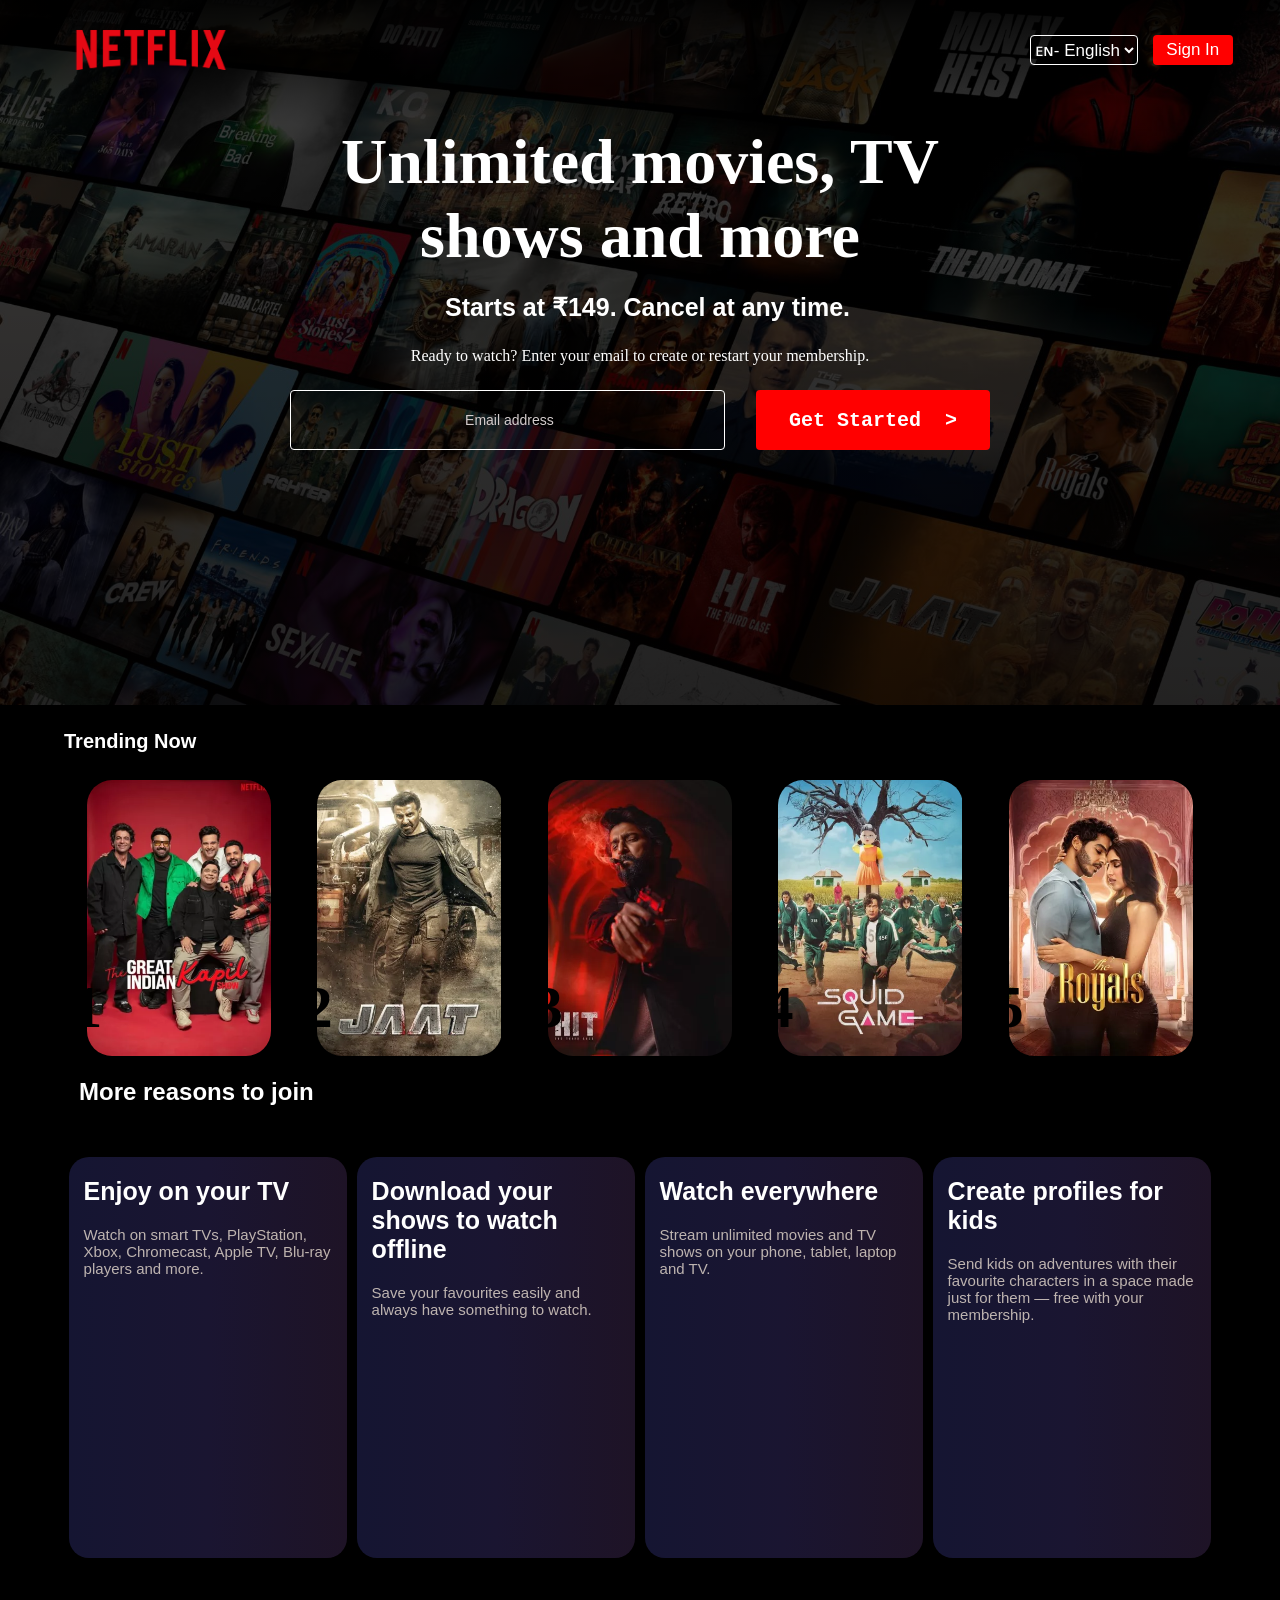
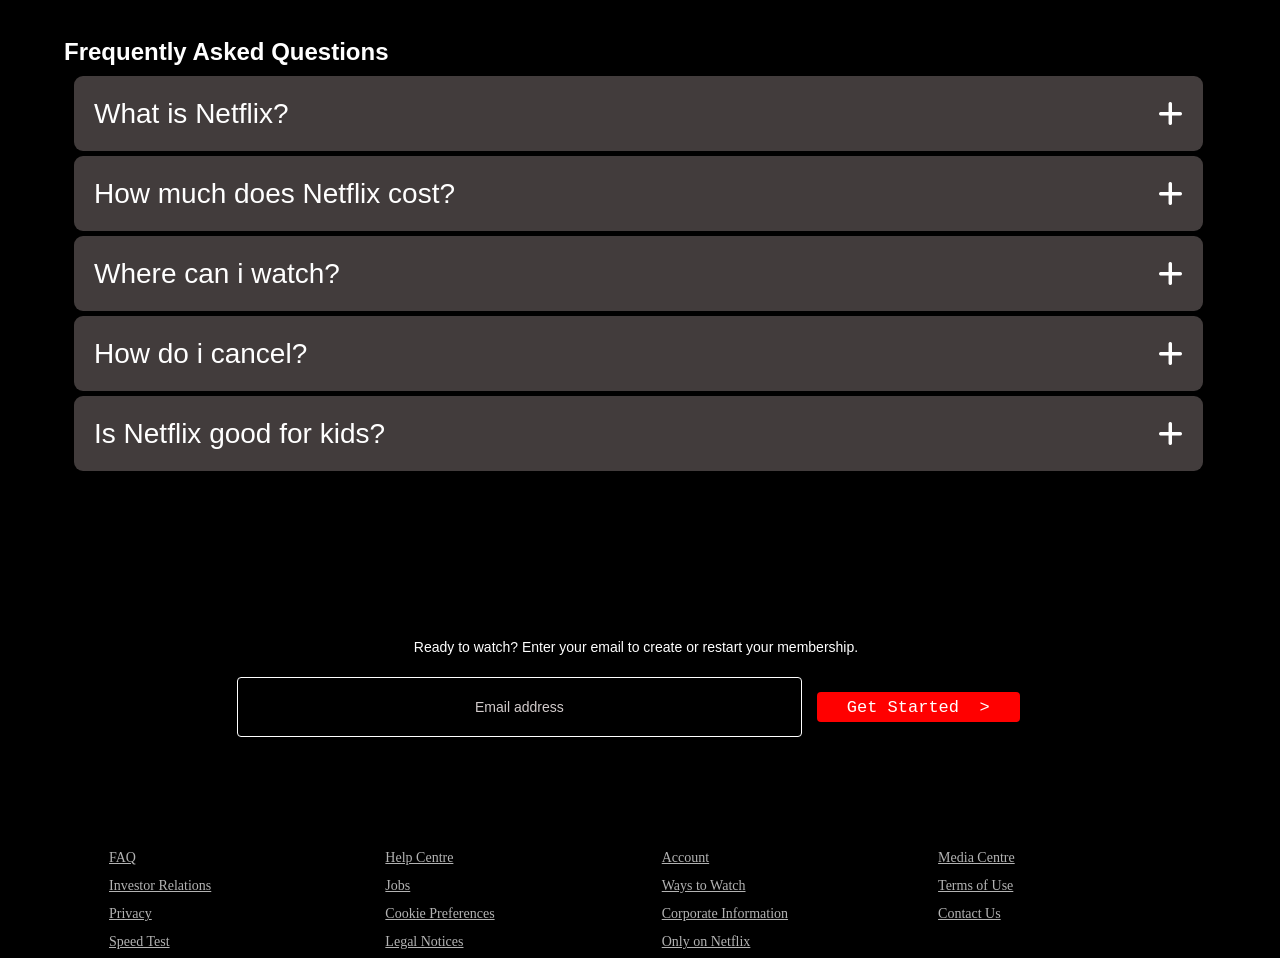
<file: index.html>
<!DOCTYPE html>
<html lang="en">

<head>
    <meta charset="UTF-8">
    <meta name="viewport" content="width=device-width, initial-scale=1.0">
    <title>Netflix - Amir</title>
    <link rel="stylesheet" href="https://cdnjs.cloudflare.com/ajax/libs/font-awesome/6.7.2/css/all.min.css"
        integrity="sha512-Evv84Mr4kqVGRNSgIGL/F/aIDqQb7xQ2vcrdIwxfjThSH8CSR7PBEakCr51Ck+w+/U6swU2Im1vVX0SVk9ABhg=="
        crossorigin="anonymous" referrerpolicy="no-referrer" />
    <link rel="stylesheet" href="style.css">
    <link rel="icon" href="images/netflix.png">
</head>

<body>
    <div class="nav-bgi">
        <div class="navbar">
            <div class="twoele">
                <div class="navlogo"></div>
                <div class="select">
                    <select>
                        <option value="english"> ᴇɴ- English</option>
                    </select>
                    <a href="signpage.html" target="_blank"><button>Sign In</button></a>
                </div>
            </div>
        </div>
        <div class="nav-middle">
            <div class="content-box">
                <div class="content">
                    <div class="title">
                        <h1 id="txt1">Unlimited movies, TV shows and more</h1>
                        <h3 id="txt2">Starts at ₹149. Cancel at any time.</h3>
                    </div>
                    <div class="ser">
                        <p>Ready to watch? Enter your email to create or restart your membership.</p>
                        <div class="ser-bar">
                            <input placeholder=" Email address">
                            <a id="bt2">
                                <pre>Get Started  ></pre>
                            </a>
                        </div>
                    </div>
                </div>
            </div>
        </div>
    </div>
    <div class="main">
        <div class="mv-img">
            <div class="head-txt">Trending Now</div>
            <div class="mvposters">
                <a class="image-1 span" class="tt" href="p1.html">
                    <div class="tt">1</div>
                </a>
                <a class="image-2 span" class="tt" href="p2.html">
                    <div class="tt">2</div>
                </a>
                <a class="image-3 span" class="tt" href="p3.html">
                    <div class="tt">3</div>
                </a>
                <a class="image-4 span" class="tt" href="p4.html">
                    <div class="tt">4</div>
                </a>
                <a class="image-5 span" class="tt" href="p5.html">
                    <div class="tt">5</div>
                </a>
            </div>
            <div class="fbox">
                <h2>More reasons to join</h2>
                <div class="infobox">
                    <div class="b1">
                        <h3>Enjoy on your TV</h3>
                        <p class="para">Watch on smart TVs, PlayStation, Xbox, Chromecast, Apple TV, Blu-ray players and
                            more.</p>
                    </div>
                    <div class="b1">
                        <h3>Download your shows to watch offline</h3>
                        <p class="para">Save your favourites easily and always have something to watch.</p>
                    </div>
                    <div class="b1">
                        <h3>Watch everywhere</h3>
                        <p class="para">Stream unlimited movies and TV shows on your phone, tablet, laptop and TV.</p>
                    </div>
                    <div class="b1">
                        <h3>Create profiles for kids</h3>
                        <p class="para">Send kids on adventures with their favourite characters in a space made just for
                            them — free with your membership.</p>
                    </div>
                </div>
            </div>
            <div class="questions">
                <h2 class="qus">Frequently Asked Questions</h2>
                <button class="qu">What is Netflix?<i class="fa-solid fa-plus"></i></button>
                <button class="qu">How much does Netflix cost?<i class="fa-solid fa-plus"></i></button>
                <button class="qu">Where can i watch?<i class="fa-solid fa-plus"></i></button>
                <button class="qu">How do i cancel?<i class="fa-solid fa-plus"></i></button>
                <button class="qu">Is Netflix good for kids?<i class="fa-solid fa-plus"></i></button>
            </div>
            <div class="endemail">
                <h2 class="eet">Ready to watch? Enter your email to create or restart your membership.</h2>
                <input placeholder="Email address" class="le">
                <button class="lb"><pre>Get Started  ></pre></button>
            </div>
            <div class="end-list">
                <div class="end-credit">
                    <ul>
                        <li><a href="#">FAQ</a></li>
                        <li><a href="#">Investor Relations</a></li>
                        <li><a href="#">Privacy</a></li>
                        <li><a href="#">Speed Test</a></li>
                    </ul>
                </div>
                <div class="end-credit">
                    <ul>
                        <li><a href="#">Help Centre</a></li>
                        <li><a href="#">Jobs</a></li>
                        <li><a href="#">Cookie Preferences</a></li>
                        <li><a href="#">Legal Notices</a></li>
                    </ul>
                </div>
                <div class="end-credit">
                    <ul>
                        <li><a href="#">Account</a></li>
                        <li><a href="#">Ways to Watch</a></li>
                        <li><a href="#">Corporate Information</a></li>
                        <li><a href="#">Only on Netflix</a></li>
                    </ul>
                </div>
                <div class="end-credit">
                    <ul>
                        <li><a href="#">Media Centre</a></li>
                        <li><a href="#">Terms of Use</a></li>
                        <li><a href="#">Contact Us</a></li>
                    </ul>
                </div>
            </div>
        </div>

    </div>
</body>

</html>
</file>
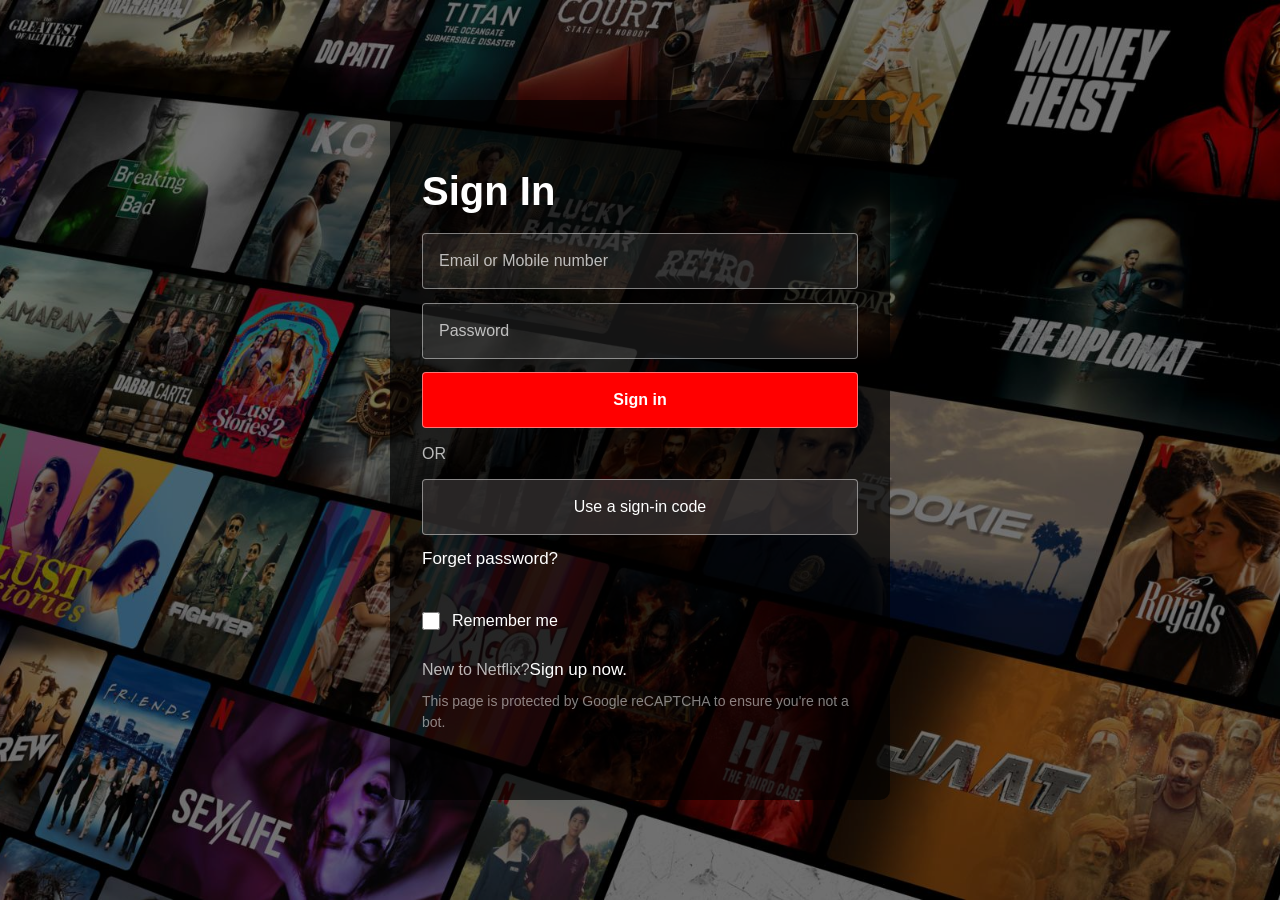
<file: signpage.html>
<!doctype html>
<html lang="en">
  <head>
    <meta charset="UTF-8" />
    <meta name="viewport" content="width=device-width, initial-scale=1.0" />
    <title>Document</title>
    <link rel="stylesheet" href="sign.css" />
    <link rel="icon" href="" />
  </head>

  <body>
    <div class="bg-img">
      <form>
        <div class="bg-color">
          <div class="mainf">
            <div class="mdiv">
              <div class="hed"><h1>Sign In</h1></div>
              <input placeholder="Email or Mobile number" required />
              <input type="password" placeholder="Password" required />
              <button class="btc">Sign in</button>
              <p>OR</p>
              <button>Use a sign-in code</button>
              <a href="#">Forget password?</a>
            </div>
            <div class="bottom">
              <input type="checkbox" class="check" value="Remember me" />
              <p class="rememberme">Remember me</p>
              <p class="forgetpass">
                New to Netflix?<a href="#">Sign up now.</a>
              </p>
              <p class="forgetpass col">
                This page is protected by Google reCAPTCHA to ensure you're not
                a bot.
              </p>
            </div>
          </div>
        </div>
      </form>
    </div>
  </body>
</html>
</file>
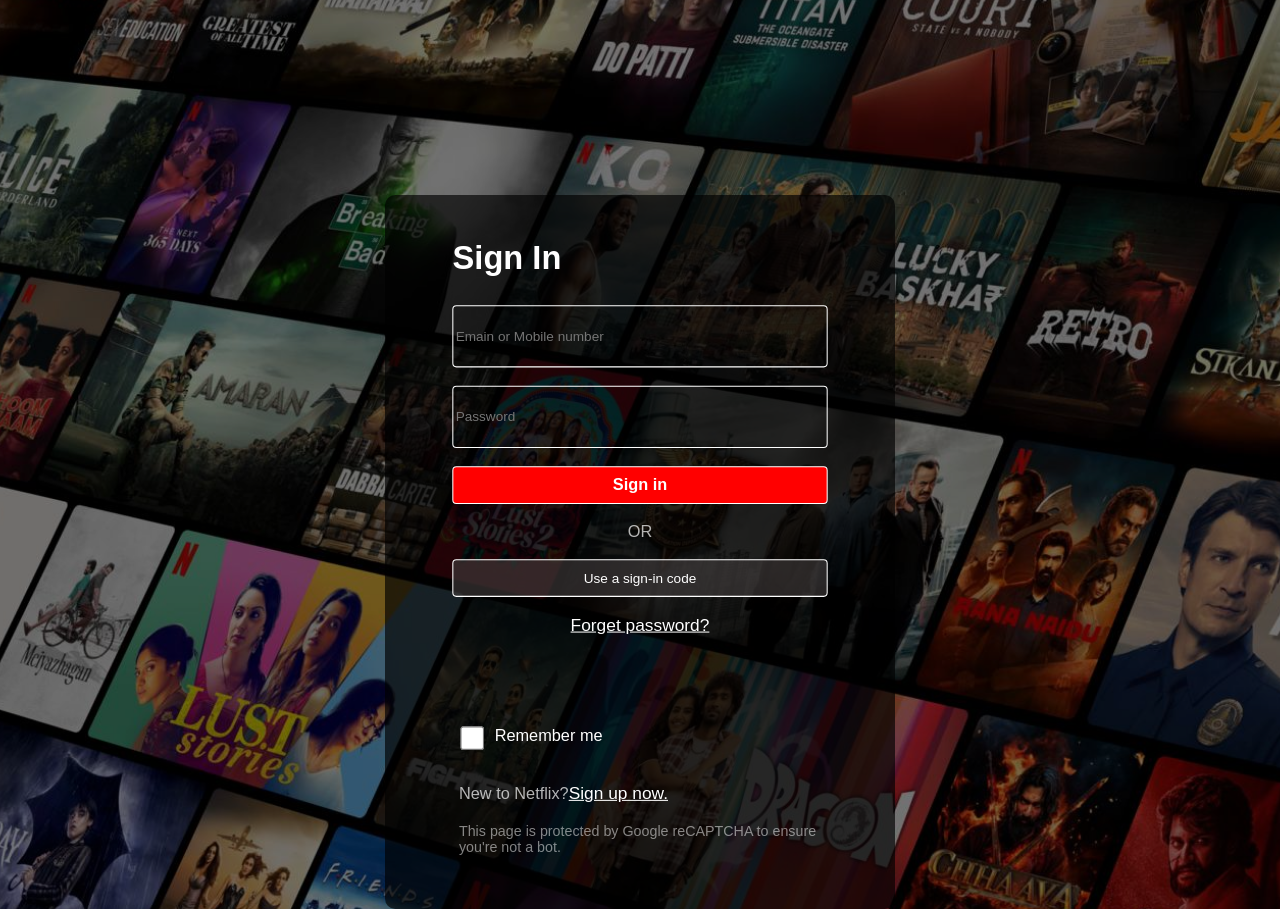
<file: HTML & CSS copy/signpage.html>
<!DOCTYPE html>
<html lang="en">

<head>
    <meta charset="UTF-8">
    <meta name="viewport" content="width=device-width, initial-scale=1.0">
    <title>Document</title>
    <link rel="stylesheet" href="sign.css">
    <link rel="icon" href="" >
</head>

<body>
    <div class="bg-img">
        <form>
            <div class="bg-color">
                <div class="mainf">
                    <div class="mdiv">
                            <div class="hed"><h1>Sign In</h1></div>
                        <input placeholder="Emain or Mobile number" required>
                        <input type="password" placeholder="Password" required>
                        <button class="btc">Sign in</button>
                        <p>OR</p>
                        <button>Use a sign-in code</button>
                        <a href="#">Forget password?</a>
                    </div>
                    <div class="bottom">
                        <input type="checkbox"  class="check" value="Remember me"><p class="rememberme">Remember me</p>
                        <p class="forgetpass" >New to Netflix?<a href="#">Sign up now.</a></p>
                        <p class="forgetpass col">This page is protected by Google reCAPTCHA to ensure you're not a bot.</p>
                    </div>
                </div>
                
            </div>
        </form>
        </div>
</body>

</html>
</file>
<file: style.css>
* {
    margin: 0;
    box-sizing: border-box;
    color: white;
}

body {
    background: black;
    overflow-x: hidden;
}

.nav-bgi {
    background-image: url(images/IN-en-20250616-TRIFECTA-perspective_9cbc87b2-d9bb-4fa8-9f8f-a4fe8fc72545_large.jpg);
    background-size: cover;
    min-height: min(700px, 100vh);
    width: 100%;
    background-position: center;
}

.navbar {
    min-height: 120px;
    background: linear-gradient(0deg, #000000b4, #000000f7);
    display: flex;
    justify-content: center;
    align-items: center;
}

.twoele {
    width: min(1200px, calc(100% - 8vw));
    display: flex;
    justify-content: space-between;
    margin-bottom: 25px;
}

.navlogo {
    height: clamp(60px, 8vw, 100px);
    width: clamp(180px, 24vw, 350px);
    background-image: url(images/navbarlogo.jpg);
    background-size: contain;
    background-repeat: no-repeat;
    position: relative;
}

.select {
    width: min(210px, 35vw);
    min-height: 80px;
    display: flex;
    justify-content: center;
    align-items: center;


}

select,
button,
#bt2 {
    min-height: 30px;
    font-weight: 500;
    background: red;
    border: none;
    border-radius: 4px;
    margin-left: 15px;
    font-size: clamp(0.8rem, 1.5vw, 1.0625rem);
}

select {
    background: transparent;
    border: .5px solid rgb(255, 255, 255);
    width: min(130px, 20vw);
}

button,
#bt2 {
    width: min(80px, 18vw);
    cursor: pointer;
}

.nav-middle {
    background: linear-gradient(0deg, #010000d1, #000000b4);
    min-height: 580px;
    display: flex;
    justify-content: center;
}

.content-box {
    background: transparent;
    height: 92%;
    width: 92%;
    display: flex;
    justify-content: center;
    align-items: center;
}

.content {
    width: min(700px, 90%);
    background: transparent;
}

#txt1 {
    text-align: center;
    font-size: clamp(2rem, 5vw, 4.0625rem);
    flex-wrap: wrap;
}

#txt2 {
    text-align: center;
}

.ser {
    margin-top: 25px;
    text-align: center;
}

.ser-bar {
    width: 100%;
    display: flex;
    gap: 1rem;
}

#bt2 {
    width: 35%;
    min-height: 60px;
    font-size: clamp(1rem, 2vw, 1.25rem);
    font-weight: 800;
    display: flex;
    justify-content: center;
    align-items: center;
    cursor: pointer;
}

input {
    border-radius: 4px;
    width: 65%;
    min-height: 60px;
    background: transparent;
    border: .5px solid white;
    text-align: center;
}

p {
    margin-bottom: 25px;
}

input::placeholder {
    color: rgb(211, 204, 204);
    font-size: 14px;

}

button:hover {
    border: 1px solid white;
}

select:hover {
    border: 1px solid white;
}

@keyframes boxbdr {
    0% {
        border-top: 6px solid rgb(169, 30, 81);
    }

    50% {
        border-top: 6px solid rgb(255, 0, 0);
    }

    100% {
        border-top: 6px solid rgb(169, 30, 81);
    }
}

.main {
    min-height: 100vh;
    background: rgb(0, 0, 0);
    animation: boxbdr 5s steps(100) 0s infinite normal;
    display: flex;
    justify-content: center;
}

.mv-img {
    width: min(1200px, 90%);
    margin-top: 25px;
}

.head-txt {
    font-weight: 800;
    font-size: 20px;
    font-family: Arial, Helvetica, sans-serif;
}

.mvposters {
    width: 100%;
    min-height: 320px;
    margin-top: 5px;
    border-radius: 4px;
    display: flex;
    justify-content: space-around;
    align-items: center;
}

@keyframes bdr2 {
    0% {
        border: 2px solid rgb(169, 30, 81);
    }

    50% {
        border: 2px solid rgb(255, 0, 0);
    }

    100% {
        border: 2px solid rgb(169, 30, 81);
    }
}

.span {
    width: 16%;
    aspect-ratio: 2 / 3;
    display: inline-block;
    border-radius: 25px;
    position: relative;
    animation: bdr2 5s steps(100) 0s infinite normal;
    transition: all 0.15s ease-in-out 0ms;
}

.image-1,
.image-2,
.image-3,
.image-4,
.image-5 {
    background-image: url(images/poster1.jpg);
    background-size: contain;
    background-repeat: no-repeat;
    cursor: pointer;
}

.image-2 {
    background-image: url(images/poster2.jpg);
}

.image-3 {
    background-image: url(images/poster3.jpg);
}

.image-4 {
    background-image: url(images/poster4.jpg);
}

.image-5 {
    background-image: url(images/poster5.jpg);
}

.span:hover {
    transform: scale(1.2);
}

@keyframes bt {
    0% {
        -webkit-text-stroke: 1px rgb(169, 30, 81);
    }

    50% {
        -webkit-text-stroke: 1px rgb(255, 0, 0);
    }

    100% {
        -webkit-text-stroke: 1px rgb(169, 30, 81);
    }
}

.tt {
    position: absolute;
    font-size: clamp(2.5rem, 6vw, 3.75rem);
    color: black;
    font-weight: 600;
    animation: bt 5s steps(100) 0s infinite normal;
    bottom: 5%;
    left: -8%;
}

.fbox {
    display: flex;
    flex-wrap: wrap;
    width: 100%;
    min-height: 480px;

}

h2 {
    font-size: clamp(1.25rem, 2vw, 1.5rem);
    font-weight: 900;
    font-family: Arial, Helvetica, sans-serif;
    width: 100%;
    height: 6%;
    margin-left: 15px;
}

.infobox {
    width: 100%;
    min-height: 350px;
    display: flex;
    justify-content: space-around;
}

.b1 {
    width: 24.2%;
    height: 100%;
    border-radius: 20px;
    background: linear-gradient(to right, #151532, #1a1531, #1E1326);
    text-align: start;
    transition: all 0.15s ease-in-out 0ms;
}

h3 {
    margin: 20px 0 0 15px;
    font-size: clamp(1rem, 2vw, 1.5625rem);
    font-weight: 900;
    font-family: Arial, Helvetica, sans-serif;
}

.para {
    margin: 20px 15px 0 15px;
    font-size: 15px;
    font-family: Arial, Helvetica, sans-serif;
    color: rgba(244, 233, 218, 0.753);
}

.b1:hover {
    transform: scale(1.05);
}

.questions {
    min-height: 520px;
    width: 100%;
    border-radius: 2px;
    position: relative;
}

.qu {
    width: 98.0%;
    min-height: 75px;
    background: rgb(66, 60, 60);
    margin: 5px 5px 5px 10px;
    font-size: clamp(1rem, 2.5vw, 1.75rem);
    font-family: Arial, Helvetica, sans-serif;
    font-weight: 400;
    display: flex;
    justify-content: space-between;
    align-items: center;
    border-radius: 9px;
    padding: 20px;
    padding-right: 20px;
    cursor: pointer;
}

.qus {
    margin-top: 80px;
    margin-left: 0px;
    margin-bottom: 10px;
}

.qu:hover {
    border: 0px;
}

.endemail {
    margin-top: 80px;
    width: 98.0%;
    min-height: 100px;
    display: flex;
    flex-wrap: wrap;
    align-items: center;
    justify-content: center;
    text-align: center;
}

.eet {
    font-size: medium;
    font-size: 14px;
    font-weight: 400;
    margin-bottom: 20px;
}

.le {
    height: 55%;
    width: 50%
}

.lb {
    height: 55%;
    width: 18%;
    cursor: pointer;
}

.end-list {
    margin-top: 95px;
    min-height: 125px;
    width: 100%;
    padding: 5px;
    display: flex;
    flex-wrap: wrap;
}

.end-credit {
    height: 100%;
    width: 24.2%;
}

a {
    font-size: 14px;
    font-weight: 400;
    color: #ffffffb3;
}

li {
    margin: 10px 0 0 0;
    list-style: none;
}

@media (max-width: 700px) {
    .navbar {
        min-height: 90px;
    }

    .twoele {
        width: calc(100% - 1.5rem);
        margin-bottom: 0;
        flex-wrap: wrap;
        gap: 0.75rem;
    }

    .navlogo {
        width: min(38vw, 170px);
    }

    .select {
        min-height: 60px;
        width: auto;
        margin-left: auto;
    }

    .content-box {
        width: 100%;
        padding: 1rem;
    }

    .nav-middle {
        min-height: 500px;
    }

    .ser-bar,
    .endemail {
        flex-wrap: wrap;
        flex-direction: column;
    }

    .ser-bar input,
    .ser-bar #bt2,
    .le,
    .lb {
        width: 100%;
    }

    .mvposters {
        min-height: 250px;
    }

    .span {
        width: 18%;
    }

    .infobox {
        display: grid;
        grid-template-columns: repeat(2, minmax(0, 1fr));
        gap: 0.75rem;
        min-height: 0;
    }

    .b1 {
        width: 100%;
        min-height: 220px;
    }

    .fbox {
        min-height: 700px;
    }

    .questions {
        min-height: 560px;
    }

    .qu {
        width: 100%;
        margin: 5px 0;
    }

    .end-list {
        gap: 1rem 0;
    }

    .end-credit {
        width: 50%;
    }
}

@media (max-width: 420px) {
    .navbar {
        min-height: 110px;
    }

    .twoele {
        justify-content: center;
        text-align: center;
    }

    .navlogo {
        width: 100%;
        max-width: 180px;
        min-height: 52px;
    }

    .select {
        width: 100%;
        justify-content: center;
        margin-left: 0;
    }

    .select select,
    .select button,
    .nav-button {
        width: 100%;
    }

    .nav-button {
        justify-content: space-between;
        gap: 0.5rem;
        padding: 0.5rem;
    }

    .content {
        width: 100%;
    }

    .ser p {
        font-size: 0.9rem;
    }

    .infobox {
        grid-template-columns: 1fr;
    }

    .b1 {
        min-height: 170px;
    }

    .fbox {
        min-height: 1000px;
    }

    .mvposters {
        min-height: 180px;
    }

    .span {
        width: 30%;
    }

    .qu {
        font-size: 1rem;
    }

    .end-credit {
        width: 100%;
    }
}

.qu:hover {
    background: #312929;
}
</file>
<file: sign.css>
* {
    margin: 0;
    box-sizing: border-box;
    color: white;
}

html,
body {
    min-height: 100%;
    overflow-x: hidden;
    background: #000;
}

body {
    font-family: Arial, Helvetica, sans-serif;
}

.bg-img {
    background-image: url(images/IN-en-20250616-TRIFECTA-perspective_9cbc87b2-d9bb-4fa8-9f8f-a4fe8fc72545_large.jpg);
    min-height: 100vh;
    width: 100%;
    background-size: cover;
    background-position: center;
    background-repeat: no-repeat;
}

.bg-color {
    min-height: 100vh;
    width: 100%;
    background: rgba(0, 0, 0, 0.406);
    display: flex;
    justify-content: center;
    align-items: center;
    padding: 1rem;
}

.mainf {
    width: min(500px, 100%);
    min-height: min(700px, calc(100vh - 2rem));
    background: rgba(0, 0, 0, 0.668);
    border-radius: 10px;
    display: flex;
    flex-direction: column;
    justify-content: center;
    padding: clamp(1.25rem, 3vw, 2rem);
}

.mdiv {
    width: 100%;
    display: flex;
    flex-direction: column;
    gap: 0.85rem;
}

h1 {
    font-size: clamp(2rem, 4vw, 2.5rem);
    font-weight: 700;
    line-height: 1.2;
}

.hed {
    width: 100%;
    margin-bottom: 0.25rem;
}

input {
    width: 100%;
    min-height: 56px;
    background: rgba(255, 255, 255, 0.08);
    border-radius: 4px;
    border: 1px solid rgba(255, 255, 255, 0.45);
    padding: 0.9rem 1rem;
    font-size: 1rem;
    outline: none;
}

input::placeholder {
    color: rgba(255, 255, 255, 0.7);
}

p {
    color: #ffffffb3;
    font-size: 16px;
    line-height: 1.5;
    font-family: 'Trebuchet MS', 'Lucida Sans Unicode', 'Lucida Grande', 'Lucida Sans', Arial, sans-serif;
}

.btc {
    background: red;
    font-size: 16px;
    font-family: Arial, Helvetica, sans-serif;
    font-weight: 800;
    cursor: pointer;
}

a {
    font-size: 17px;
    font-weight: 500;
    font-family: Arial, Helvetica, sans-serif;
    color: white;
    text-decoration: none;
}

button {
    border-radius: 4px;
    border: 1px solid rgba(255, 255, 255, 0.45);
    width: 100%;
    min-height: 56px;
    background: rgba(66, 60, 60, 0.617);
    padding: 0.9rem 1rem;
    font-size: 1rem;
    cursor: pointer;
}

.bottom {
    width: 100%;
    display: flex;
    flex-wrap: wrap;
    align-items: center;
    gap: 0.5rem 0.75rem;
    margin-top: 1.5rem;
}

.check {
    width: 18px;
    height: 18px;
    accent-color: #e50914;
    margin: 0;
}

.rememberme {
    color: #ffffff;
    margin: 0;
}

.forgetpass {
    width: 100%;
    margin: 0;
}

.col {
    color: rgba(255, 255, 255, 0.5);
    font-size: 14px;
    font-weight: 400;
}

@media (max-width: 420px) {
    .bg-color {
        padding: 0.75rem;
    }

    .mainf {
        width: 100%;
        min-height: auto;
        padding: 1.25rem 1rem;
    }

    .mdiv,
    .bottom {
        width: 100%;
    }

    h1 {
        font-size: clamp(1.75rem, 8vw, 2.2rem);
    }

    a,
    p,
    button,
    input {
        font-size: 0.95rem;
    }
}
</file>
<file: HTML & CSS copy/sign.css>
*{
    margin: 0;
    box-sizing: border-box;
    color:white;
}
.bg-img{
     background-image: url(images/IN-en-20250616-TRIFECTA-perspective_9cbc87b2-d9bb-4fa8-9f8f-a4fe8fc72545_large.jpg);
     height:100vh;
     width:100vw;
     transform :scale(1.02);
}
.bg-color{
    height:100vh;
     width:100vw;
     background: rgba(0, 0, 0, 0.406);
     display: flex;
     justify-content: center;
     align-items: end;
}
.mdiv{
   width:75%;
   height: 58%;

   display: flex;
   flex-wrap: wrap;
   align-items: center;
    justify-content: center;
}
.mainf{
    height: 700px;
    width: 500px;
    background: rgba(0, 0, 0, 0.668);
    border-radius: 10px; 
    display: flex;
    flex-wrap: wrap;
     justify-content: center;
     align-items: center;
}
h1{
    font-size: 32px;
    font-family: Arial, Helvetica, sans-serif;
    font-weight: 700;
    height: 5%;
    width:75%;   
}
input{
    width: 98%;
    height:15%;
    background: transparent;
    border-radius: 4px;
    border: .5px solid white;
}
p{
    color: #ffffffb3;
    font-size: 16px;
    font-family: 'Trebuchet MS', 'Lucida Sans Unicode', 'Lucida Grande', 'Lucida Sans', Arial, sans-serif;
}
.btc{
    background: red;
    font-size: 16px;
    font-family: Arial, Helvetica, sans-serif;
    font-weight: 800;
}
.hed{
    width: 98%;
    height:5%;
    margin-bottom: 25px;
}
a
{
    font-size: 17px;
    font-weight: 500;
    font-family:Arial, Helvetica, sans-serif
}
button{
    border-radius: 4px;
    border: .5px solid white;
    width: 98%;
    height: 9%;
    background: rgba(66, 60, 60, 0.617);
}
.bottom{
    height: 22%;
    width:75%;
    display: flex;
    flex-wrap: wrap;

}
.check{
    width: 25px;
    margin: 10px 10px 0 10px;
}
.rememberme{
    width: 300px;
    height: 25%;
    margin-top: 10px;
    color: #ffffff;
}
.forgetpass{
    margin-left: 10px;
}
.col{
    color: rgba(255, 255, 255, 0.5);
    font-size: 14px;
    font-weight: 400;

}
</file>
